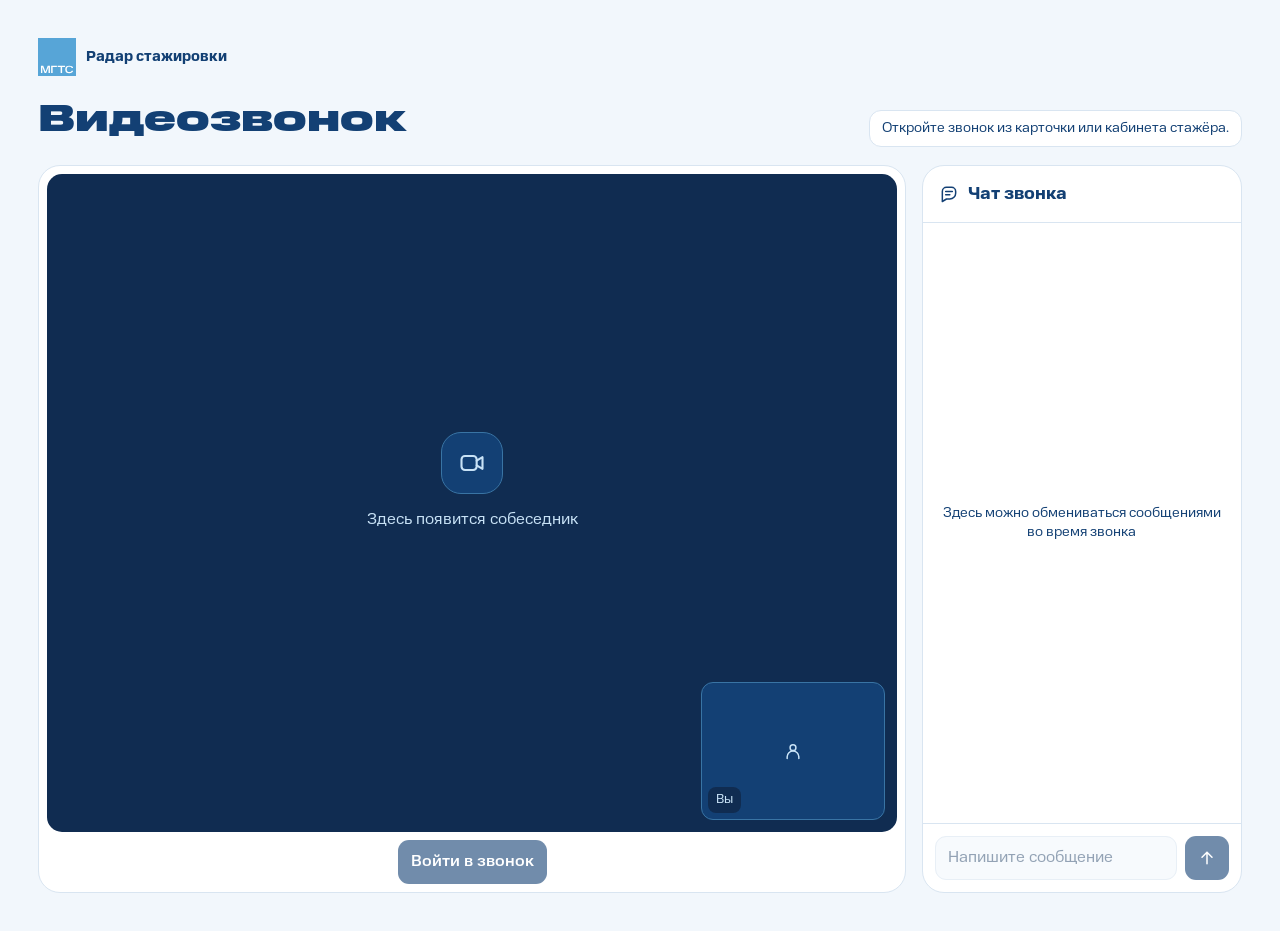
<file: web/call.html>
<!doctype html>
<html lang="ru">
<head>
  <meta charset="utf-8">
  <meta name="viewport" content="width=device-width, initial-scale=1">
  <link rel="icon" href="brand/logos/logo1.png">
  <title>Видеозвонок | Радар стажировки</title>
  <link rel="stylesheet" href="brand/brand.css">
  <link rel="stylesheet" href="call/call.css">
  <script type="module" src="call/call.js"></script>
</head>
<body>
  <main>
    <header>
      <div class="heading">
        <div class="brand"><img src="brand/logos/logo1.svg" alt="МГТС" width="38" height="38"><strong>Радар стажировки</strong></div>
        <h1>Видеозвонок</h1>
      </div>
      <p id="status" role="status">Подготовка комнаты</p>
    </header>
    <p id="media-status" role="status" hidden></p>
    <div class="layout">
      <section class="video-panel" aria-label="Участники видеозвонка">
        <div class="stage">
          <div id="waiting">
            <span class="stage-icon"><svg aria-hidden="true" viewBox="0 0 24 24" fill="none" stroke="currentColor" stroke-width="1.8" stroke-linecap="round" stroke-linejoin="round"><rect x="3" y="6" width="13" height="12" rx="3"/><path d="m16 10 5-3v10l-5-3"/></svg></span>
            <p>Здесь появится собеседник</p>
          </div>
          <div id="peers"></div>
          <figure class="self">
            <svg aria-hidden="true" viewBox="0 0 24 24" fill="none" stroke="currentColor" stroke-width="1.8" stroke-linecap="round" stroke-linejoin="round"><circle cx="12" cy="8" r="3.5"/><path d="M5 21v-2a7 7 0 0 1 14 0v2"/></svg>
            <video id="preview" autoplay playsinline muted hidden></video>
            <figcaption>Вы</figcaption>
          </figure>
        </div>
        <div class="controls">
          <button type="button" id="join">Войти в звонок</button>
          <button type="button" id="mic" aria-pressed="false" hidden><svg aria-hidden="true" viewBox="0 0 24 24" fill="none" stroke="currentColor" stroke-width="1.8" stroke-linecap="round" stroke-linejoin="round"><rect x="9" y="3" width="6" height="12" rx="3"/><path d="M5 11v1a7 7 0 0 0 14 0v-1M12 19v3"/><path class="device-off" d="m3 3 18 18"/></svg><span>Микрофон</span></button>
          <button type="button" id="cam" aria-pressed="false" hidden><svg aria-hidden="true" viewBox="0 0 24 24" fill="none" stroke="currentColor" stroke-width="1.8" stroke-linecap="round" stroke-linejoin="round"><rect x="3" y="6" width="13" height="12" rx="3"/><path d="m16 10 5-3v10l-5-3"/><path class="device-off" d="m3 3 18 18"/></svg><span>Камера</span></button>
          <button type="button" id="leave" hidden>Завершить</button>
        </div>
      </section>
      <section class="chat" aria-labelledby="chat-title">
        <div class="chat-header"><svg aria-hidden="true" viewBox="0 0 24 24" fill="none" stroke="currentColor" stroke-width="1.8" stroke-linecap="round" stroke-linejoin="round"><path d="M20 11a7 7 0 0 1-7 7H9l-5 3V9a5 5 0 0 1 5-5h6a5 5 0 0 1 5 5zM8 9h8m-8 4h5"/></svg><h2 id="chat-title">Чат звонка</h2></div>
        <p class="chat-empty">Здесь можно обмениваться сообщениями во время звонка</p>
        <ol id="messages" role="log" aria-label="Сообщения"></ol>
        <p id="chat-status" role="status" hidden></p>
        <form id="chat">
          <label for="message">Сообщение</label>
          <input id="message" placeholder="Напишите сообщение" maxlength="500" required disabled autocomplete="off">
          <button type="submit" id="send" disabled aria-label="Отправить"><svg aria-hidden="true" viewBox="0 0 24 24" fill="none" stroke="currentColor" stroke-width="1.8" stroke-linecap="round" stroke-linejoin="round"><path d="M12 19V5m-6 6 6-6 6 6"/></svg></button>
        </form>
      </section>
    </div>
  </main>
</body>
</html>
</file>
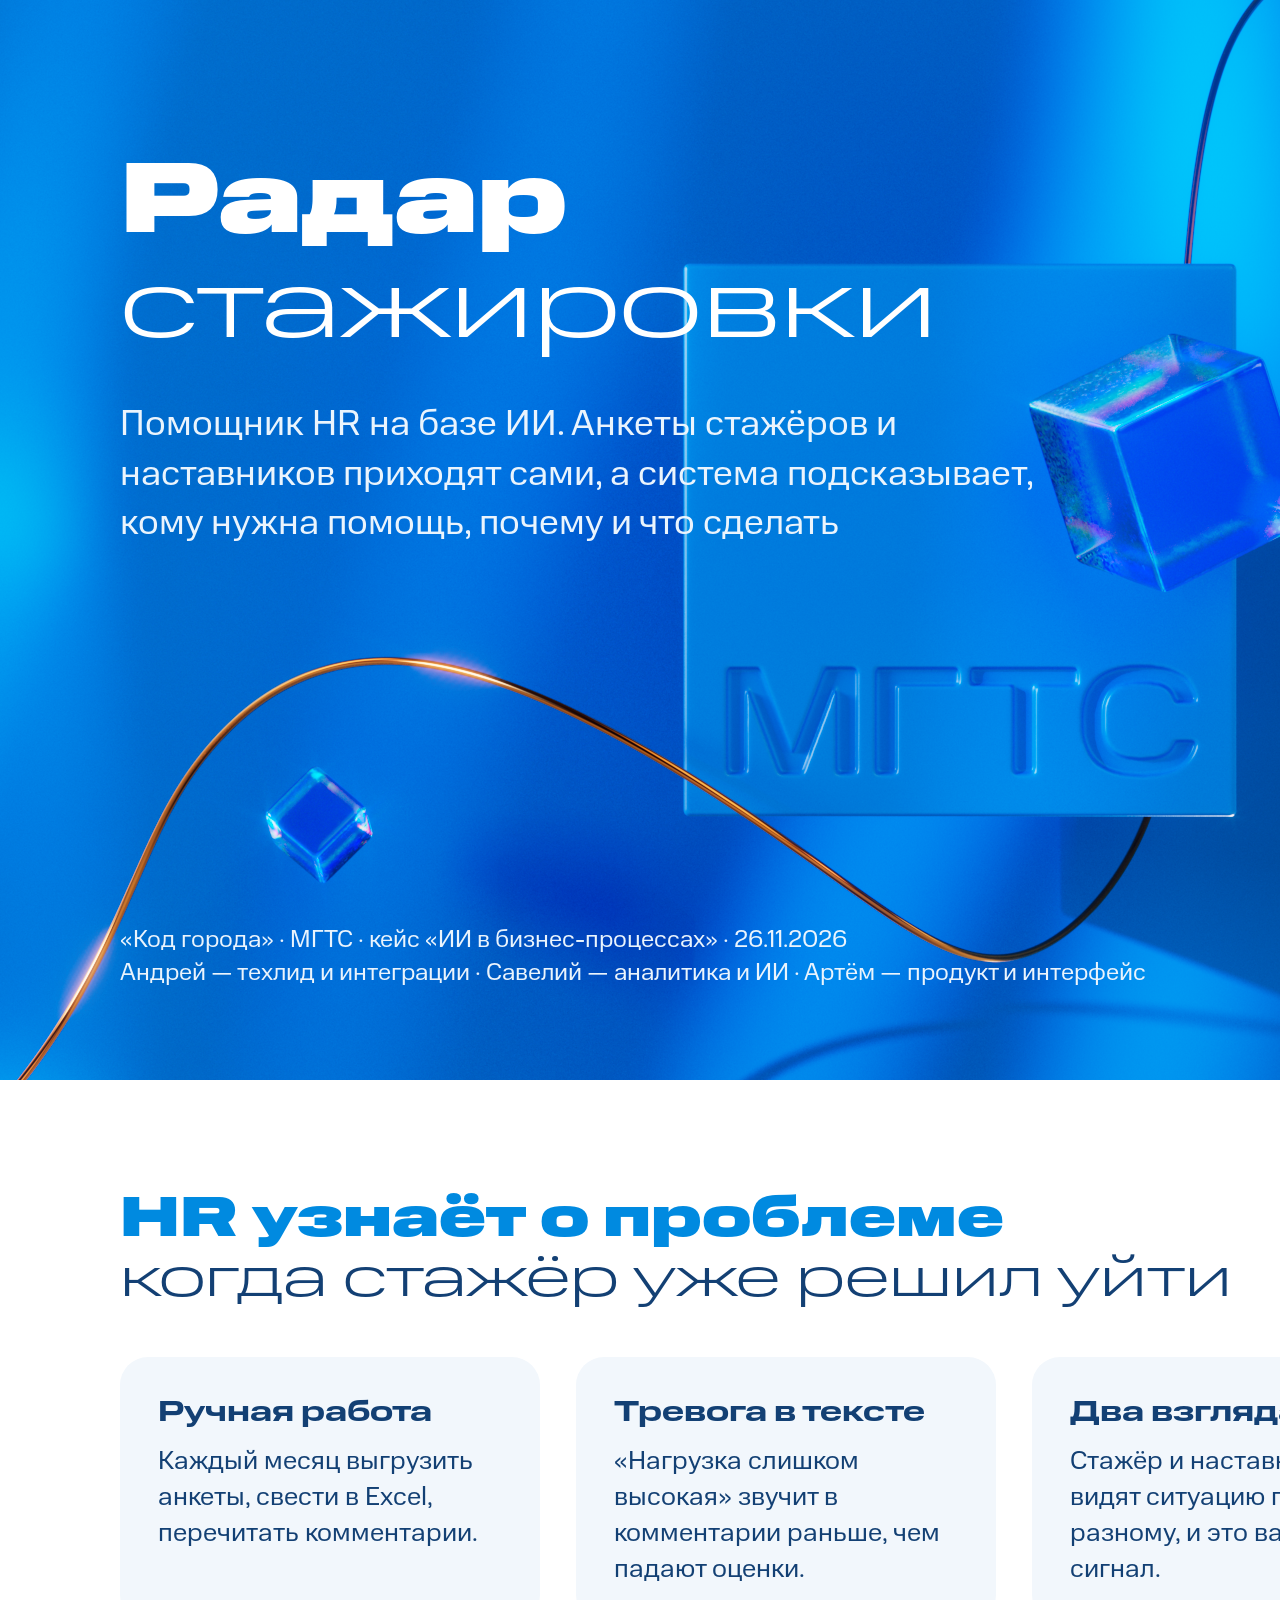
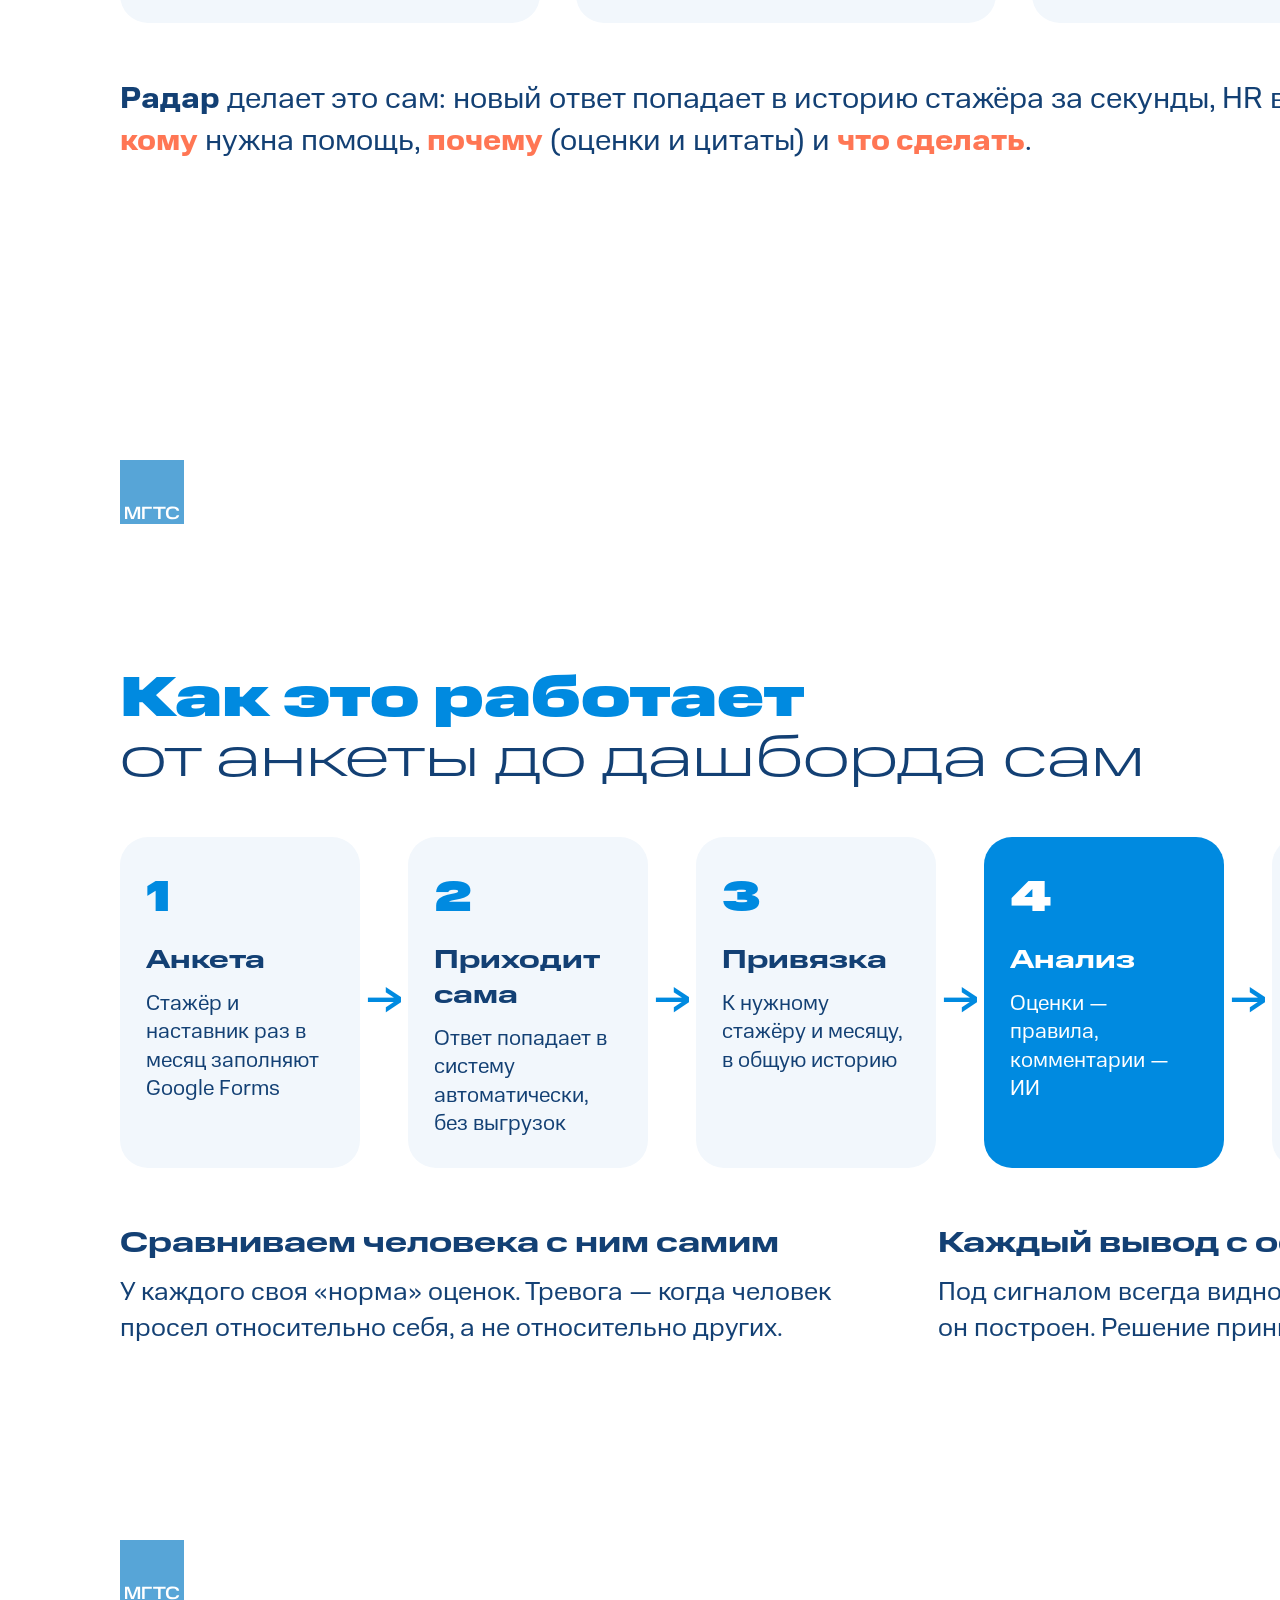
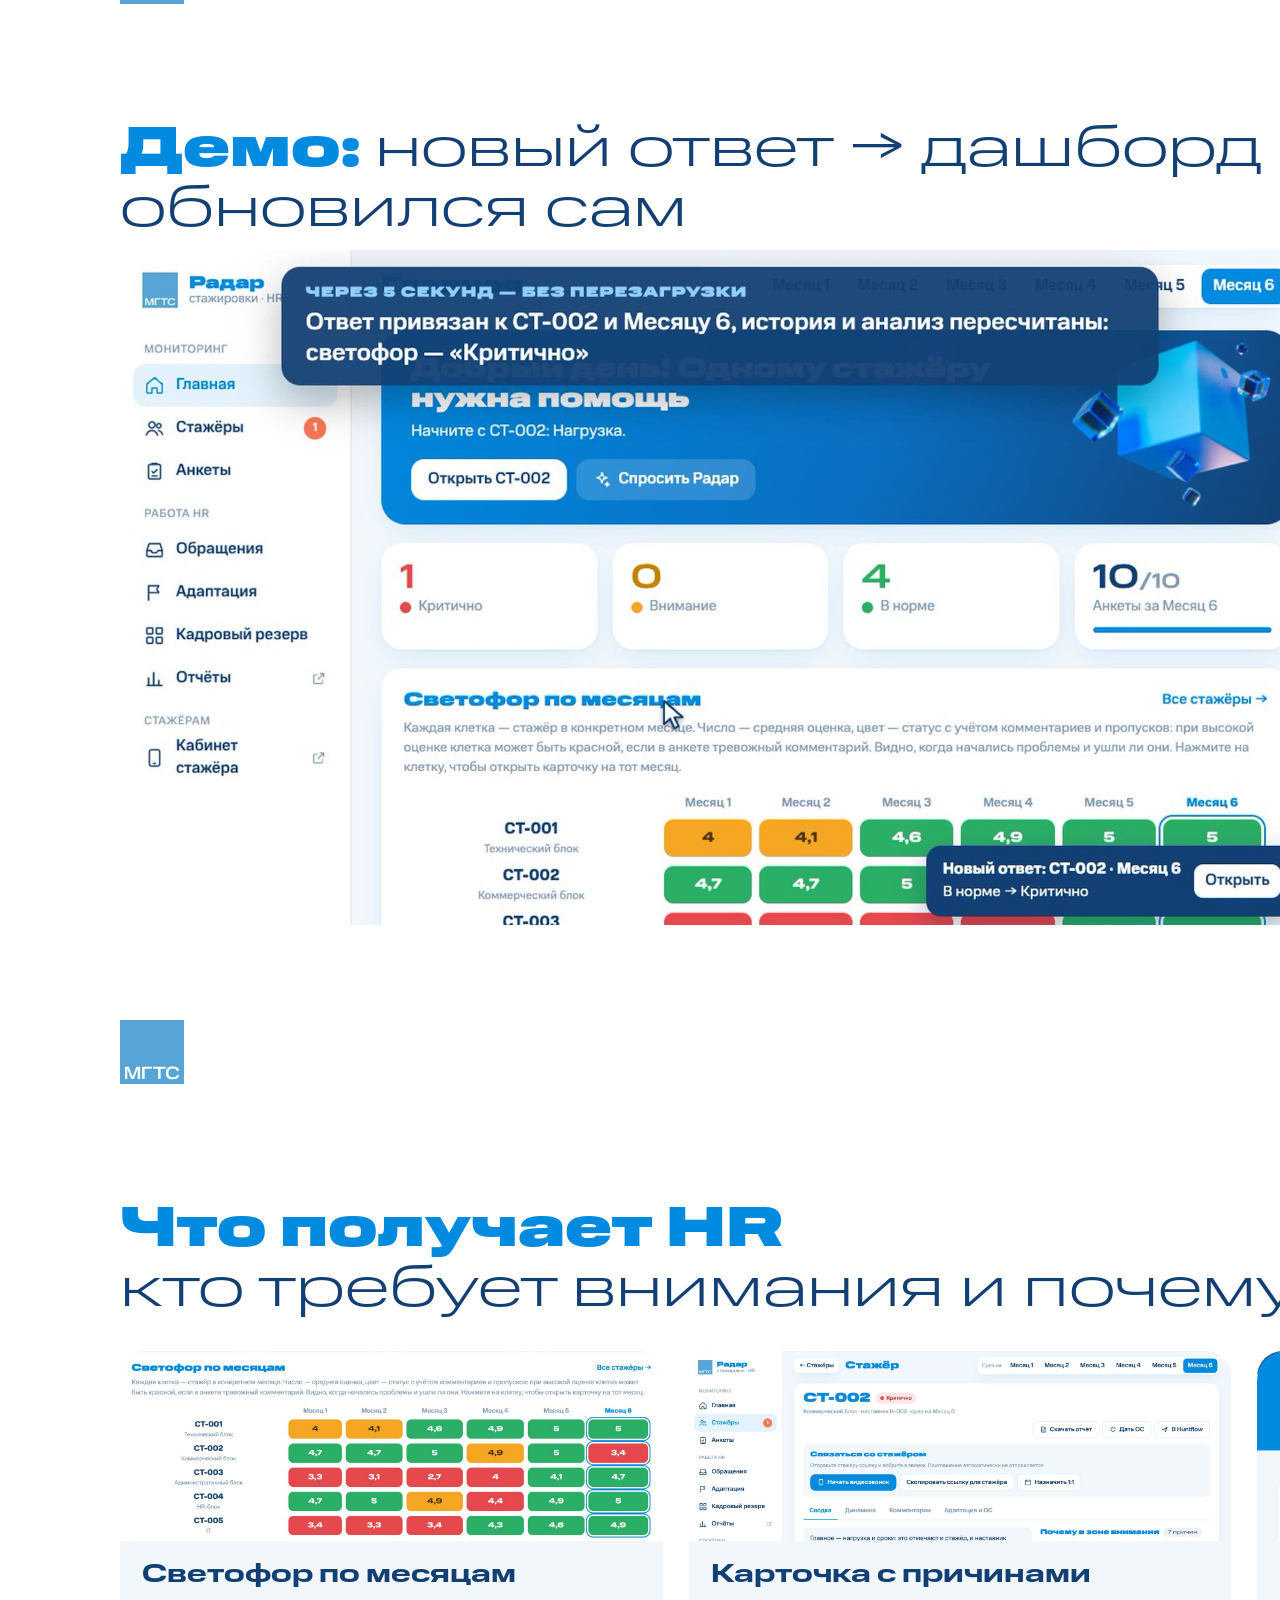
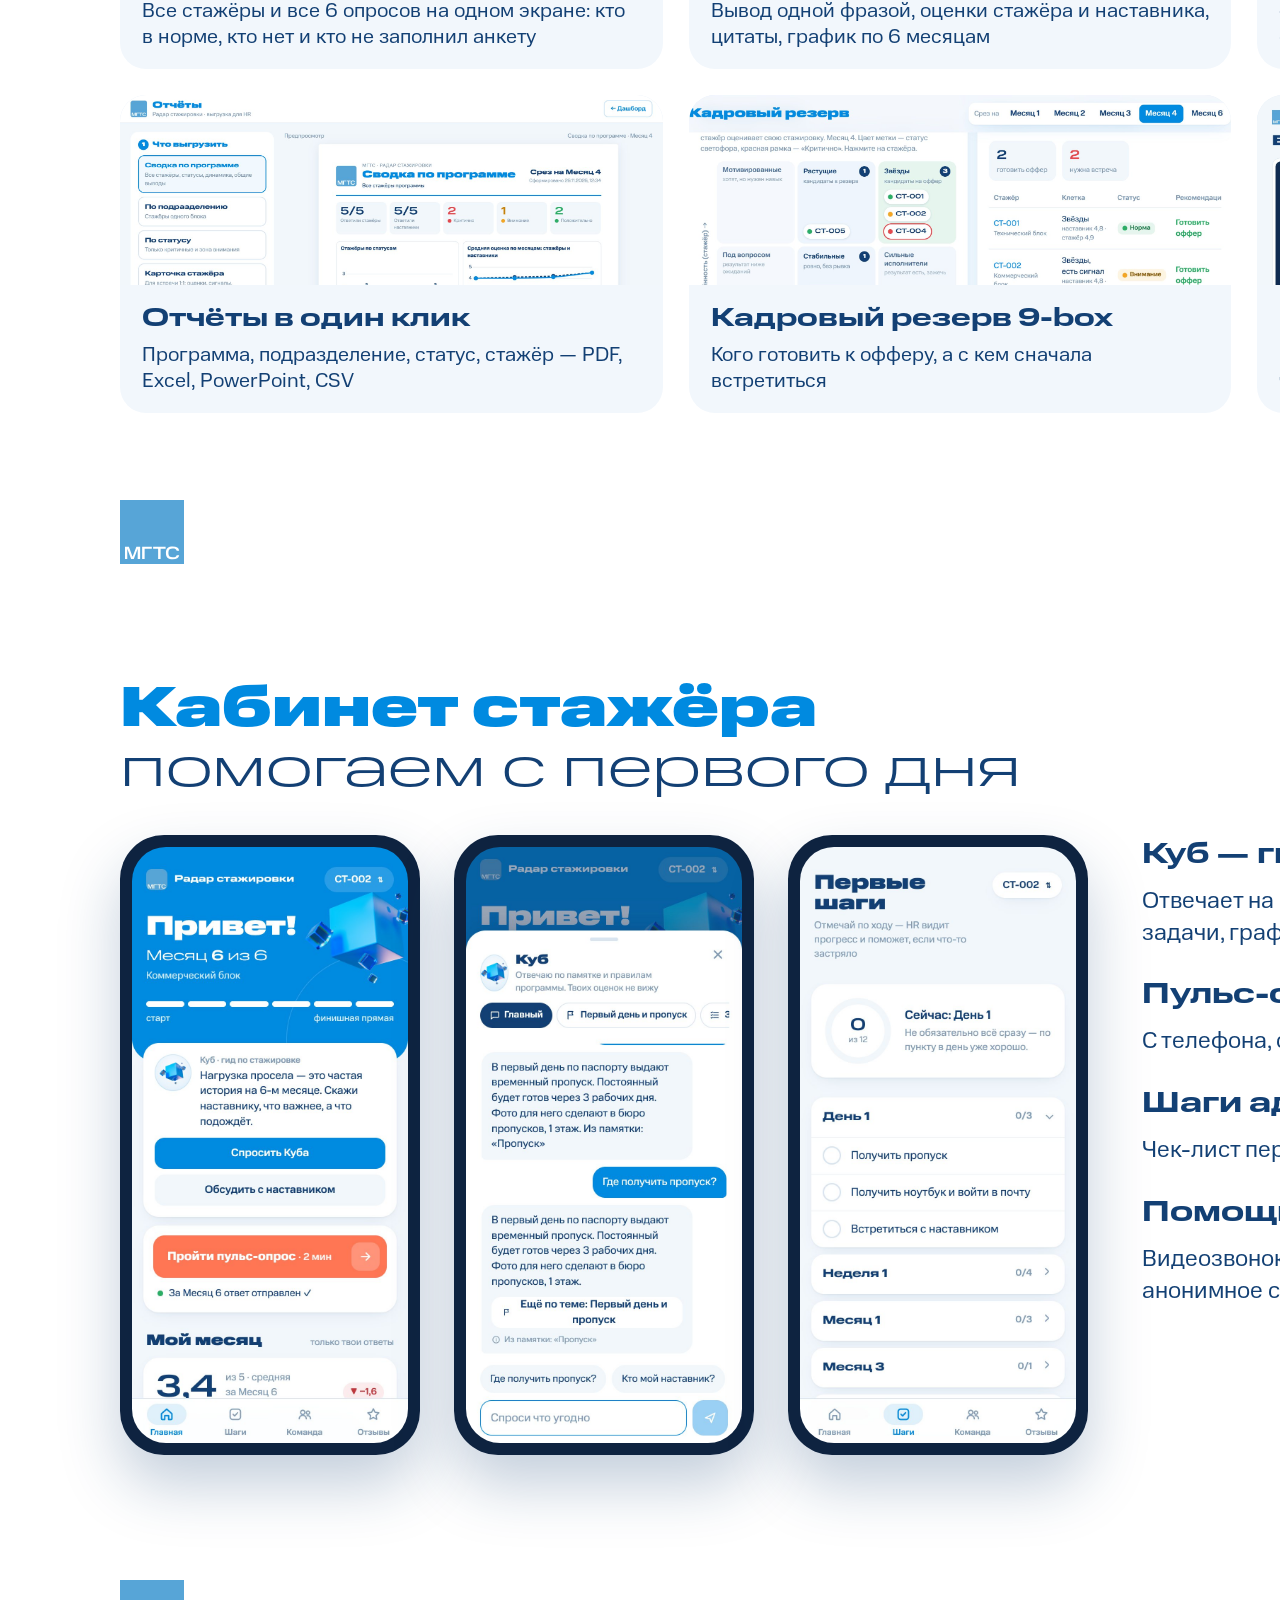
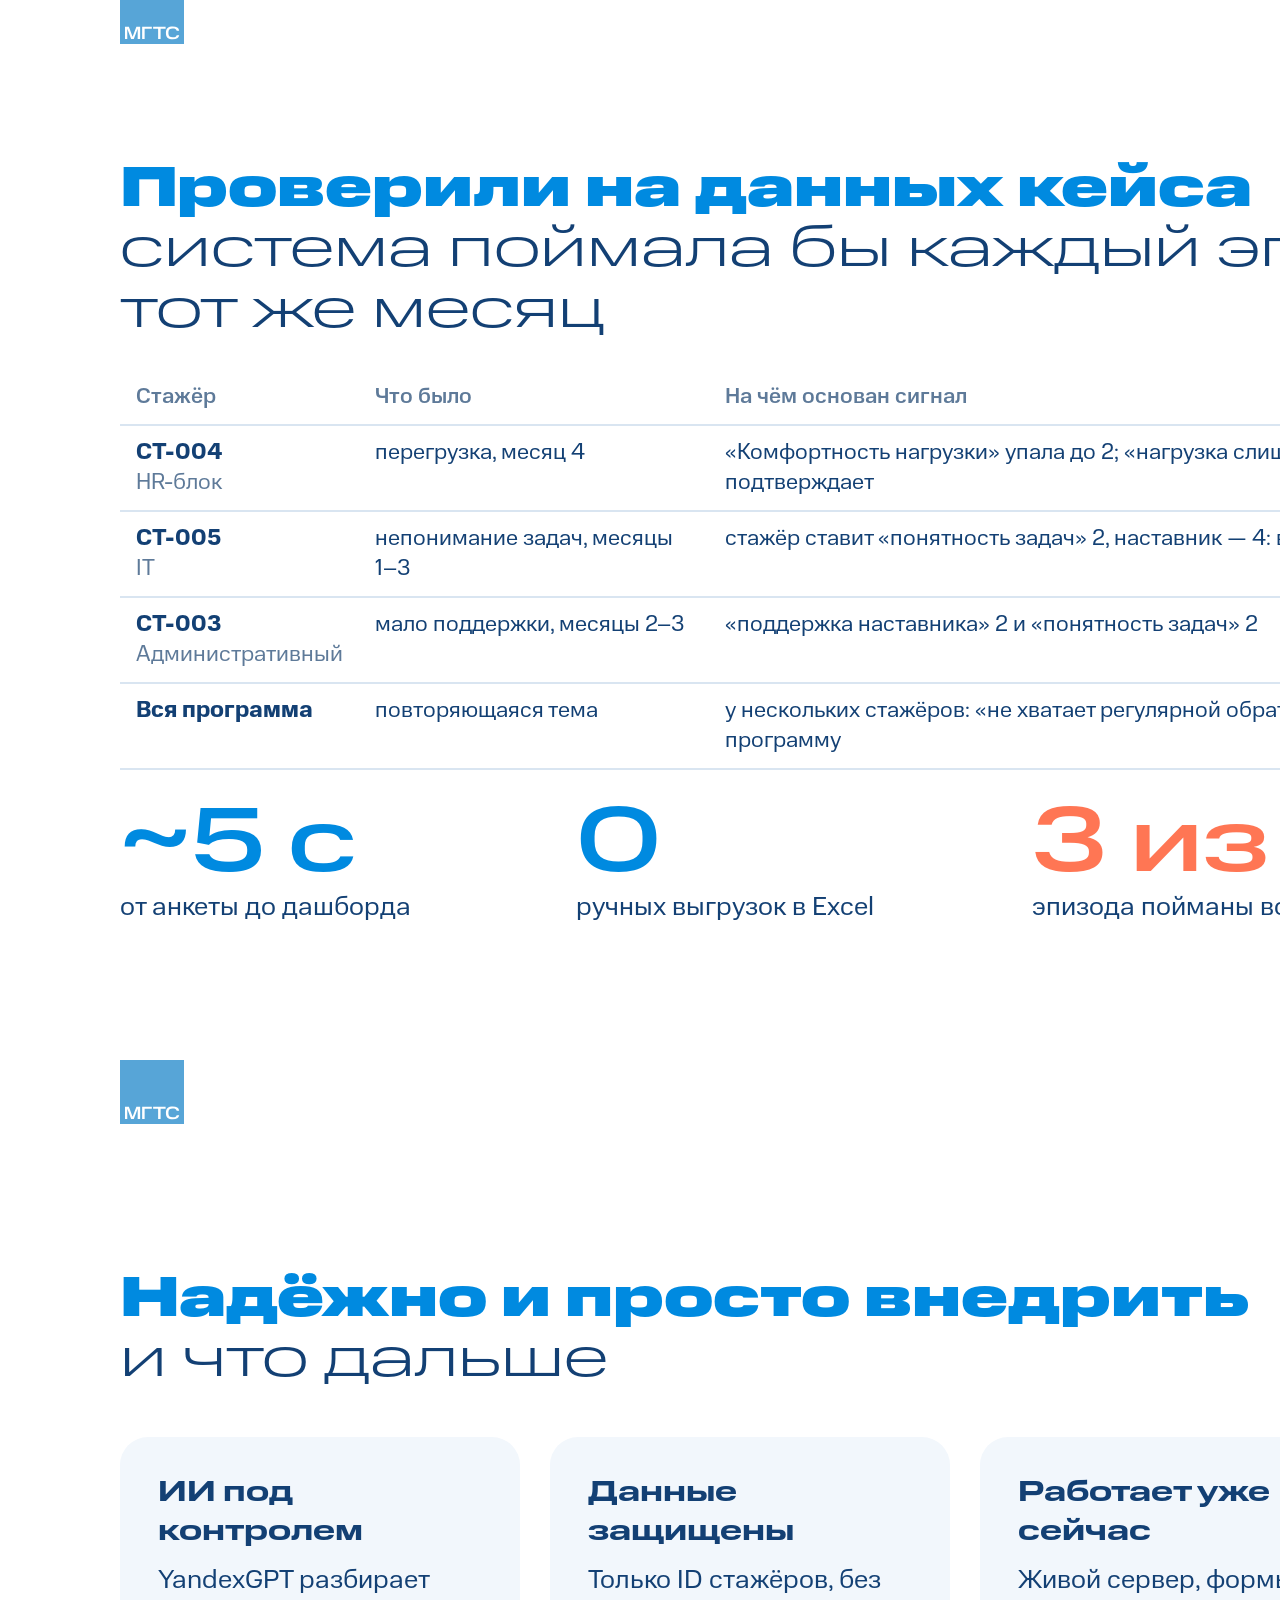
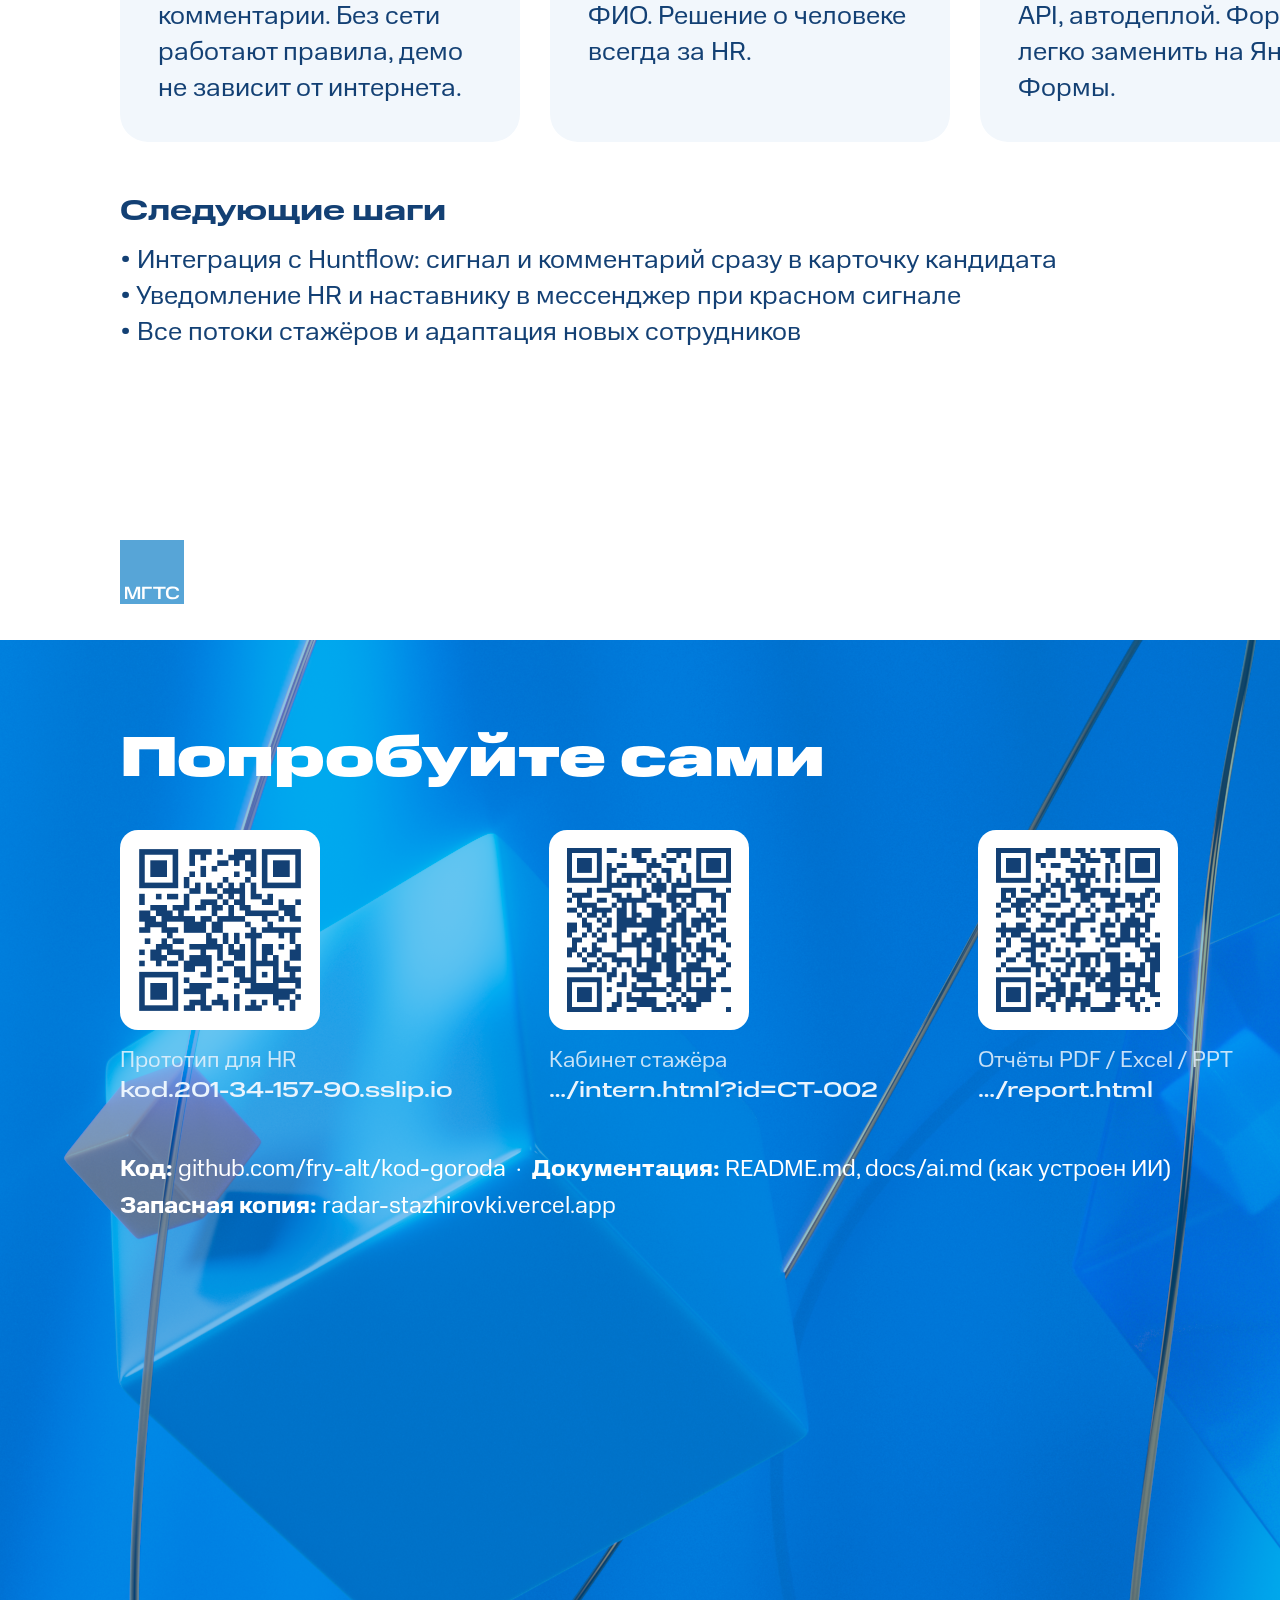
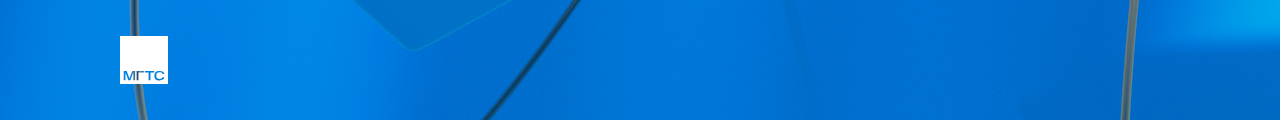
<file: docs/presentation/deck.html>
<!doctype html>
<html lang="ru"><head><meta charset="utf-8"><title>Радар стажировки — защита</title>
<style>
@font-face{font-family:MTSText;src:url('../../web/brand/fonts/MTSText-Regular.otf');font-weight:400}
@font-face{font-family:MTSText;src:url('../../web/brand/fonts/MTSText-Medium.otf');font-weight:500}
@font-face{font-family:MTSText;src:url('../../web/brand/fonts/MTSText-Bold.otf');font-weight:700}
@font-face{font-family:MTSExtended;src:url('../../web/brand/fonts/MTSExtended-Medium.otf');font-weight:500}
@font-face{font-family:MTSExtended;src:url('../../web/brand/fonts/MTSExtended-Bold.otf');font-weight:700}
@font-face{font-family:MTSExtended;src:url('../../web/brand/fonts/MTSExtended-Black.otf');font-weight:900}
@font-face{font-family:MTSUltra;src:url('../../web/brand/fonts/MTSUltraExtended-Light.otf');font-weight:300}
:root{--w:#fff;--b:#008AE0;--n:#134074;--n2:#102C51;--o:#FF7654;--soft:#F2F7FC;--line:#D9E5F1;--mut:#5E7A99;
      --g:#2BAE66;--y:#F5A623;--r:#E5484D}
@page{size:1920px 1080px;margin:0}
*{box-sizing:border-box;margin:0;padding:0}
html,body{background:#888}
body{font-family:MTSText,sans-serif;color:var(--n);-webkit-print-color-adjust:exact;print-color-adjust:exact}
.s{width:1920px;height:1080px;position:relative;overflow:hidden;background:#fff;page-break-after:always;padding:110px 120px 90px}
.s.only{display:none}
.bg{position:absolute;inset:0;width:100%;height:100%;object-fit:cover;z-index:0}
.s>h1,.s>h2,.s>p,.s>div:not(.pg),.s>table{position:relative;z-index:1}
.obj{position:absolute;z-index:0;pointer-events:none}
h1{font-family:MTSExtended;font-weight:900;font-size:76px;line-height:1.05;color:var(--b);letter-spacing:-.5px}
h1 .l{font-family:MTSUltra;font-weight:300;display:block;color:var(--n)}
h2{font-family:MTSExtended;font-weight:900;font-size:56px;line-height:1.08;color:var(--b);margin-bottom:46px;max-width:1500px}
h2 .l{font-family:MTSUltra;font-weight:300;color:var(--n)}
h3{font-family:MTSExtended;font-weight:700;font-size:28px;color:var(--n);margin-bottom:12px}
p,li{font-size:26px;line-height:1.38}
.mut{color:var(--mut)}
.or{color:var(--o)}
.num{font-family:MTSExtended;font-weight:500;font-size:92px;line-height:1;color:var(--b)}
.pg{position:absolute;right:120px;bottom:48px;font-size:20px;color:var(--mut);z-index:2}
.logo{position:absolute;left:120px;bottom:36px;height:64px;z-index:2}
.grid{display:grid;gap:36px}
.card{background:var(--soft);border-radius:28px;padding:36px 38px}
.pill{display:inline-block;border-radius:40px;padding:6px 20px;font-size:21px;font-weight:500}
.dot{display:inline-block;width:22px;height:22px;border-radius:50%;vertical-align:-2px;margin-right:12px}
/* cover / end */
.dark{color:#fff}.dark h1{color:#fff}.dark h1 .l{color:#fff}.dark p{color:#EAF4FD}
/* flow */
.flow{display:flex;align-items:stretch;gap:0;margin-top:10px}
.step{flex:1;background:var(--soft);border-radius:28px;padding:30px 26px;position:relative}
.step b{display:block;font-family:MTSExtended;font-weight:900;font-size:44px;color:var(--b);margin-bottom:14px}
.step h3{font-size:25px}.step p{font-size:21px;line-height:1.35}
.arr{width:48px;display:flex;align-items:center;justify-content:center;color:var(--b);font-size:40px;font-weight:700}
.step.hot{background:var(--b);color:#fff}.step.hot b,.step.hot h3,.step.hot p{color:#fff}
table{border-collapse:collapse;width:100%;font-size:24px}
td,th{padding:12px 16px;border-bottom:2px solid var(--line);text-align:left;vertical-align:top}
th{font-weight:500;color:var(--mut);font-size:21px}
td:last-child,th:last-child{white-space:nowrap}
.video{width:1280px;height:720px;border-radius:24px;background:var(--n2);overflow:hidden;display:flex;align-items:center;justify-content:center;color:#fff;font-size:30px}
.video video,.video img{width:100%;height:100%;object-fit:cover}
.link{font-family:MTSExtended;font-weight:500;font-size:30px;color:var(--b);word-break:break-all}
.todo{outline:4px dashed var(--o);outline-offset:6px}
.fc{background:var(--soft);border-radius:26px;overflow:hidden;display:flex;flex-direction:column}
.fc .im{height:190px;background:#E9F1FA;overflow:hidden}
.fc .im img{width:100%;height:100%;object-fit:cover;object-position:top left;display:block}
.fc .tx{padding:16px 22px 18px}
.fc h3{font-size:25px;margin-bottom:6px}.fc p{font-size:20px;line-height:1.32}
.ph{width:300px;height:620px;border-radius:44px;background:#0E2340;padding:12px;box-shadow:0 30px 60px rgba(19,64,116,.25)}
.ph img{width:100%;height:100%;object-fit:cover;object-position:top;border-radius:34px;display:block}
.qr{width:200px;height:200px;border-radius:18px;background:#fff;padding:8px}
.qr img{width:100%;height:100%}
.lk{display:flex;gap:26px;align-items:center}
.lk .t{font-size:22px;opacity:.85}.lk .u{font-family:MTSExtended;font-weight:500;font-size:25px;word-break:break-all}
.tag{display:inline-block;background:var(--o);color:#fff;border-radius:30px;padding:4px 16px;font-size:18px;font-weight:700;vertical-align:middle;margin-left:10px}
</style></head><body>

<!-- 1. Обложка -->
<section class="s dark" style="padding:150px 120px">
  <img class="bg" src="img/cover.png" alt="">
  <h1 style="font-size:100px;max-width:1100px">Радар<span class="l">стажировки</span></h1>
  <p style="font-size:36px;max-width:950px;margin-top:40px">Помощник HR на базе ИИ. Анкеты стажёров и наставников приходят сами,
    а система подсказывает, кому нужна помощь, почему и что сделать</p>
  <p style="position:absolute;left:120px;bottom:90px;font-size:24px">«Код города» · МГТС · кейс «ИИ в бизнес-процессах» · 26.11.2026<br>
    Андрей — техлид и интеграции · Савелий — аналитика и ИИ · Артём — продукт и интерфейс</p>
</section>

<!-- 2. Проблема → решение -->
<section class="s">
  <img class="obj" src="img/cube.png" style="right:-300px;top:330px;width:1000px;opacity:.95" alt="">
  <h2>HR узнаёт о проблеме<br><span class="l">когда стажёр уже решил уйти</span></h2>
  <div class="grid" style="grid-template-columns:repeat(3,420px)">
    <div class="card"><h3>Ручная работа</h3><p>Каждый месяц выгрузить анкеты, свести в Excel, перечитать комментарии.</p></div>
    <div class="card"><h3>Тревога в тексте</h3><p>«Нагрузка слишком высокая» звучит в комментарии раньше, чем падают оценки.</p></div>
    <div class="card"><h3>Два взгляда</h3><p>Стажёр и наставник часто видят ситуацию по-разному, и это важный сигнал.</p></div>
  </div>
  <p style="margin-top:56px;max-width:1250px;font-size:30px"><b>Радар</b> делает это сам: новый ответ попадает в историю стажёра за секунды,
    HR видит <span class="or"><b>кому</b></span> нужна помощь, <span class="or"><b>почему</b></span> (оценки и цитаты) и <span class="or"><b>что сделать</b></span>.</p>
  <img class="logo" src="../../web/brand/logos/logo1.svg" alt="МГТС"><div class="pg">2</div>
</section>

<!-- 3. Как это работает -->
<section class="s">
  <h2>Как это работает<br><span class="l">от анкеты до дашборда сам</span></h2>
  <div class="flow">
    <div class="step"><b>1</b><h3>Анкета</h3><p>Стажёр и наставник раз в месяц заполняют Google Forms</p></div><div class="arr">→</div>
    <div class="step"><b>2</b><h3>Приходит сама</h3><p>Ответ попадает в систему автоматически, без выгрузок</p></div><div class="arr">→</div>
    <div class="step"><b>3</b><h3>Привязка</h3><p>К нужному стажёру и месяцу, в общую историю</p></div><div class="arr">→</div>
    <div class="step hot"><b>4</b><h3>Анализ</h3><p>Оценки — правила, комментарии — ИИ</p></div><div class="arr">→</div>
    <div class="step"><b>5</b><h3>Сигнал</h3><p>Светофор, причины, что делать HR</p></div><div class="arr">→</div>
    <div class="step"><b>6</b><h3>Дашборд</h3><p>Обновляется сам за ~5 секунд</p></div>
  </div>
  <div class="grid" style="grid-template-columns:1fr 1fr;margin-top:56px;max-width:1600px">
    <div><h3>Сравниваем человека с ним самим</h3><p>У каждого своя «норма» оценок. Тревога — когда человек просел относительно себя, а не относительно других.</p></div>
    <div><h3>Каждый вывод с основаниями</h3><p>Под сигналом всегда видно, на каких оценках и каких цитатах он построен. Решение принимает HR.</p></div>
  </div>
  <img class="logo" src="../../web/brand/logos/logo1.svg" alt="МГТС"><div class="pg">3</div>
</section>

<!-- 4. Демо -->
<section class="s" style="padding-top:80px">
  <h2 style="margin-bottom:30px">Демо: <span class="l">новый ответ → дашборд обновился сам</span></h2>
  <div class="video" id="demo" style="position:absolute;left:120px;top:210px;width:1200px;height:675px"><img src="shots/demo_poster.jpg" alt="Кадр из скринкаста" onerror="this.replaceWith('скринкаст: demo.mp4')"></div>
  <div style="position:absolute;left:1380px;top:210px;width:420px">
    <p style="font-size:24px;margin-bottom:16px"><b>1.</b> Месяц 6, все стажёры в норме</p>
    <p style="font-size:24px;margin-bottom:16px"><b>2.</b> СТ-002 заново проходит опрос: нагрузка 2 из 5, тревожный комментарий</p>
    <p style="font-size:24px;margin-bottom:16px"><b>3.</b> Через ~5 с он <span class="or"><b>красный</b></span>, без перезагрузки</p>
    <p style="font-size:24px;margin-bottom:26px"><b>4.</b> Карточка: причина, оценки, цитаты, действие</p>
    <div class="lk"><div class="qr" style="width:150px;height:150px;box-shadow:0 0 0 2px var(--line)"><img src="qr/video.png" alt="QR видео"></div><p class="mut" style="font-size:19px">Видео по ссылке:<br>kod.201-34-157-90.sslip.io<br>/media/demo.mp4</p></div>
  </div>
  <img class="logo" src="../../web/brand/logos/logo1.svg" alt="МГТС"><div class="pg">4</div>
</section>

<!-- 5. Фичи для HR -->
<section class="s" style="padding-top:80px">
  <h2 style="margin-bottom:30px">Что получает HR<br><span class="l">кто требует внимания и почему</span></h2>
  <div class="grid" style="grid-template-columns:repeat(3,1fr);gap:26px">
    <div class="fc"><div class="im"><img src="shots/hr_heat.jpg" alt=""></div><div class="tx"><h3>Светофор по месяцам</h3><p>Все стажёры и все 6 опросов на одном экране: кто в норме, кто нет и кто не заполнил анкету</p></div></div>
    <div class="fc"><div class="im"><img src="shots/hr_card.jpg" alt=""></div><div class="tx"><h3>Карточка с причинами</h3><p>Вывод одной фразой, оценки стажёра и наставника, цитаты, график по 6 месяцам</p></div></div>
    <div class="fc"><div class="im"><img src="shots/hr_chat.jpg" alt="" style="object-position:center top"></div><div class="tx"><h3>Чат «Спросить Радар»<span class="tag">ИИ</span></h3><p>«Кто требует внимания?» — ответ по данным с основаниями</p></div></div>
    <div class="fc"><div class="im"><img src="shots/hr_report.jpg" alt=""></div><div class="tx"><h3>Отчёты в один клик</h3><p>Программа, подразделение, статус, стажёр — PDF, Excel, PowerPoint, CSV</p></div></div>
    <div class="fc"><div class="im"><img src="shots/hr_talent.jpg" alt=""></div><div class="tx"><h3>Кадровый резерв 9-box</h3><p>Кого готовить к офферу, а с кем сначала встретиться</p></div></div>
    <div class="fc"><div class="im"><img src="shots/hr_call.jpg" alt=""></div><div class="tx"><h3>Видеозвонок прямо на сайте</h3><p>HR и стажёр созваниваются в один клик: видео и чат, без Zoom. Плюс встреча 1:1 и Huntflow</p></div></div>
  </div>
  <img class="logo" src="../../web/brand/logos/logo1.svg" alt="МГТС"><div class="pg">5</div>
</section>

<!-- 6. Фичи для стажёра -->
<section class="s" style="padding-top:80px">
  <h2 style="margin-bottom:34px">Кабинет стажёра<br><span class="l">помогаем с первого дня</span></h2>
  <div style="display:flex;gap:34px;align-items:flex-start">
    <div class="ph"><img src="shots/in_home.jpg" alt=""></div>
    <div class="ph"><img src="shots/in_cube.jpg" alt=""></div>
    <div class="ph"><img src="shots/in_steps.jpg" alt=""></div>
    <div style="flex:1;padding-left:20px">
      <div style="margin-bottom:26px"><h3>Куб — гид по стажировке<span class="tag">ИИ</span></h3><p style="font-size:23px">Отвечает на вопросы по базе знаний программы: пропуск, задачи, график, путь в штат</p></div>
      <div style="margin-bottom:26px"><h3>Пульс-опрос за 2 минуты</h3><p style="font-size:23px">С телефона, ответ сразу уходит HR</p></div>
      <div style="margin-bottom:26px"><h3>Шаги адаптации и «мой месяц»</h3><p style="font-size:23px">Чек-лист первых недель и динамика своих оценок</p></div>
      <div><h3>Помощь без неловкости</h3><p style="font-size:23px">Видеозвонок HR из кабинета, вопрос наставнику, анонимное сообщение</p></div>
    </div>
  </div>
  <img class="logo" src="../../web/brand/logos/logo1.svg" alt="МГТС"><div class="pg">6</div>
</section>

<!-- 7. Проверили на истории -->
<section class="s" style="padding-top:80px">
  <h2 style="margin-bottom:30px">Проверили на данных кейса<br><span class="l">система поймала бы каждый эпизод в тот же месяц</span></h2>
  <table style="width:1680px;font-size:22px">
    <tr><th>Стажёр</th><th>Что было</th><th>На чём основан сигнал</th><th>Сигнал</th></tr>
    <tr><td><b>СТ-004</b><br><span class="mut">HR-блок</span></td><td>перегрузка, месяц 4</td><td>«Комфортность нагрузки» упала до 2; «нагрузка слишком высокая»; наставник подтверждает</td><td><span class="dot" style="background:var(--r)"></span>месяц 4</td></tr>
    <tr><td><b>СТ-005</b><br><span class="mut">IT</span></td><td>непонимание задач, месяцы 1–3</td><td>стажёр ставит «понятность задач» 2, наставник — 4: видят по-разному</td><td><span class="dot" style="background:var(--r)"></span>месяц 2</td></tr>
    <tr><td><b>СТ-003</b><br><span class="mut">Административный</span></td><td>мало поддержки, месяцы 2–3</td><td>«поддержка наставника» 2 и «понятность задач» 2</td><td><span class="dot" style="background:var(--y)"></span>месяц 2</td></tr>
    <tr><td><b>Вся программа</b></td><td>повторяющаяся тема</td><td>у нескольких стажёров: «не хватает регулярной обратной связи» — вывод для HR про программу</td><td><span class="dot" style="background:var(--y)"></span>—</td></tr>
  </table>
  <div class="grid" style="grid-template-columns:repeat(3,420px);margin-top:28px">
    <div><div class="num">~5 с</div><p>от анкеты до дашборда</p></div>
    <div><div class="num">0</div><p>ручных выгрузок в Excel</p></div>
    <div><div class="num" style="color:var(--o)">3 из 3</div><p>эпизода пойманы вовремя</p></div>
  </div>
  <img class="logo" src="../../web/brand/logos/logo1.svg" alt="МГТС"><div class="pg">7</div>
</section>

<!-- 8. ИИ, надёжность, дальше -->
<section class="s">
  <img class="obj" src="img/cube2.png" style="right:-140px;top:200px;width:700px;opacity:.95" alt="">
  <h2>Надёжно и просто внедрить<br><span class="l">и что дальше</span></h2>
  <div class="grid" style="grid-template-columns:repeat(3,400px);gap:30px">
    <div class="card"><h3>ИИ под контролем</h3><p>YandexGPT разбирает комментарии. Без сети работают правила, демо не зависит от интернета.</p></div>
    <div class="card"><h3>Данные защищены</h3><p>Только ID стажёров, без ФИО. Решение о человеке всегда за HR.</p></div>
    <div class="card"><h3>Работает уже сейчас</h3><p>Живой сервер, формы, API, автодеплой. Формы легко заменить на Яндекс Формы.</p></div>
  </div>
  <div style="max-width:1150px;margin-top:50px">
    <h3>Следующие шаги</h3>
    <p>• Интеграция с Huntflow: сигнал и комментарий сразу в карточку кандидата<br>
       • Уведомление HR и наставнику в мессенджер при красном сигнале<br>
       • Все потоки стажёров и адаптация новых сотрудников</p>
  </div>
  <img class="logo" src="../../web/brand/logos/logo1.svg" alt="МГТС"><div class="pg">8</div>
</section>

<!-- 9. Ссылки -->
<section class="s dark" style="background:var(--b);padding-top:90px">
  <img class="bg" src="img/blue2.png" alt="" style="opacity:.55">
  <h2 style="color:#fff;margin-bottom:40px">Попробуйте сами</h2>
  <div class="grid" style="grid-template-columns:repeat(4,1fr);gap:36px;max-width:1680px">
    <div><div class="qr"><img src="qr/proto.png" alt=""></div><p class="t" style="margin-top:16px;font-size:22px;opacity:.85">Прототип для HR</p><p class="u" style="font-family:MTSExtended;font-size:21px">kod.201-34-157-90.sslip.io</p></div>
    <div><div class="qr"><img src="qr/intern.png" alt=""></div><p style="margin-top:16px;font-size:22px;opacity:.85">Кабинет стажёра</p><p style="font-family:MTSExtended;font-size:21px">…/intern.html?id=СТ-002</p></div>
    <div><div class="qr"><img src="qr/report.png" alt=""></div><p style="margin-top:16px;font-size:22px;opacity:.85">Отчёты PDF / Excel / PPT</p><p style="font-family:MTSExtended;font-size:21px">…/report.html</p></div>
    <div><div class="qr"><img src="qr/video.png" alt=""></div><p style="margin-top:16px;font-size:22px;opacity:.85">Видео-демо</p><p style="font-family:MTSExtended;font-size:21px">…/media/demo.mp4</p></div>
  </div>
  <div style="margin-top:46px;font-size:23px;line-height:1.6;max-width:1700px">
    <b>Код:</b> github.com/fry-alt/kod-goroda &nbsp;·&nbsp; <b>Документация:</b> README.md, docs/ai.md (как устроен ИИ)<br>
    <b>Запасная копия:</b> radar-stazhirovki.vercel.app
  </div>
  <img class="logo" src="../../web/brand/logos/logo3.svg" alt="МГТС" style="height:48px">
</section>

<script>
// ?s=N — показать только слайд N (для рендера PNG); ?final — убрать пунктир «доделать»
const q=new URLSearchParams(location.search), n=+q.get('s');
if(n){document.querySelectorAll('.s').forEach((e,i)=>{if(i+1!==n)e.classList.add('only')});document.body.style.background='#fff'}
if(q.has('rect')){const r=document.getElementById('demo').getBoundingClientRect();document.body.setAttribute('data-rect',JSON.stringify([r.x,r.y,r.width,r.height]))}
if(q.has('final'))document.querySelectorAll('.todo').forEach(e=>e.classList.remove('todo'));
</script>
</body></html>
</file>
<file: web/brand/brand.css>
/* Фирменный стиль МГТС (брендбук внутренних коммуникаций 2026). Подключить: <link rel="stylesheet" href="brand/brand.css"> */
@font-face{font-family:MTSText;src:url('fonts/MTSText-Regular.otf') format('opentype');font-weight:400;font-display:swap}
@font-face{font-family:MTSText;src:url('fonts/MTSText-Medium.otf') format('opentype');font-weight:500;font-display:swap}
@font-face{font-family:MTSText;src:url('fonts/MTSText-Bold.otf') format('opentype');font-weight:700;font-display:swap}
@font-face{font-family:MTSExtended;src:url('fonts/MTSExtended-Medium.otf') format('opentype');font-weight:500;font-display:swap}
@font-face{font-family:MTSExtended;src:url('fonts/MTSExtended-Bold.otf') format('opentype');font-weight:700;font-display:swap}
@font-face{font-family:MTSExtended;src:url('fonts/MTSExtended-Black.otf') format('opentype');font-weight:900;font-display:swap}
@font-face{font-family:MTSUltraExtended;src:url('fonts/MTSUltraExtended-Light.otf') format('opentype');font-weight:300;font-display:swap}
:root{
  --mgts-white:#FFFFFF;   /* базовый фон */
  --mgts-blue:#008AE0;    /* заголовки, основной акцент */
  --mgts-navy:#134074;    /* основной текст на светлом */
  --mgts-navy-2:#102C51;  /* тёмные плашки */
  --mgts-orange:#FF7654;  /* ОДНА выделяемая деталь */
  --mgts-logo:#57A5D7;    /* только цвет знака */
  --mgts-bg-soft:#F2F7FC; --mgts-line:#D9E5F1; --mgts-blue-soft:#C8E2F6; --mgts-muted:#829CB5;
  /* светофор кейса: в палитре бренда нет красного/зелёного — берём спокойные, читаемые на белом */
  --st-green:#2BAE66; --st-yellow:#F5A623; --st-red:#E5484D;
  --font-title:MTSExtended,system-ui,sans-serif;   /* заголовки: Black 900, крупные числа: Medium 500 */
  --font-light:MTSUltraExtended,system-ui,sans-serif; /* лёгкая строка заголовка: Light 300 */
  --font-text:MTSText,system-ui,sans-serif;        /* обычный текст: Regular/Medium */
}
body{font-family:var(--font-text);color:var(--mgts-navy);background:var(--mgts-white)}
h1,h2,h3{font-family:var(--font-title);font-weight:900;color:var(--mgts-blue)}
.num{font-family:var(--font-title);font-weight:500}
</file>
<file: web/call/call.css>
* { box-sizing: border-box; }
[hidden] { display: none !important; }
body { margin: 0; background: var(--mgts-bg-soft); }
main {
  --page-padding: clamp(16px, 3vw, 40px);
  --stage-height: clamp(340px, calc(100dvh - 166px - 2 * var(--page-padding)), 680px);
  max-width: 1440px;
  margin: auto;
  padding: var(--page-padding);
}
h1, h2, p { margin: 0; }
h1, h2 { text-wrap: balance; }
p { text-wrap: pretty; }
header { display: flex; justify-content: space-between; align-items: end; flex-wrap: wrap; gap: 12px; }
.brand { display: flex; gap: 10px; align-items: center; margin-bottom: 18px; font-size: 14px; }
h1 { font-size: clamp(25px, 3vw, 38px); color: var(--mgts-navy); }
#status {
  max-width: 100%;
  padding: 8px 12px;
  border: 1px solid var(--mgts-line);
  border-radius: 12px;
  background: white;
  font-size: 14px;
  overflow-wrap: anywhere;
}
#status[data-connected="true"] {
  background: var(--mgts-blue-soft);
  border-color: transparent;
}
#media-status { margin-top: 12px; font-size: 14px; }
.layout {
  display: grid;
  grid-template-columns: minmax(0, 1fr) clamp(260px, 25vw, 344px);
  gap: 16px;
  margin-top: 18px;
}
.video-panel {
  min-width: 0;
  padding: 8px;
  border: 1px solid var(--mgts-line);
  border-radius: 22px;
  background: white;
}
.stage {
  position: relative;
  display: grid;
  place-items: center;
  height: var(--stage-height);
  background: var(--mgts-navy-2);
  color: white;
  border-radius: 15px;
  overflow: hidden;
}
#waiting {
  display: grid;
  justify-items: center;
  gap: 14px;
  text-align: center;
  padding: 12px 16px 54px;
  color: var(--mgts-blue-soft);
}
.stage-icon {
  display: grid;
  place-items: center;
  width: 62px;
  height: 62px;
  border: 1px solid #3974a4;
  border-radius: 20px;
  background: var(--mgts-navy);
}
svg { width: 20px; height: 20px; flex: none; }
.stage-icon svg { width: 28px; height: 28px; }
#peers { position: absolute; inset: 0; display: flex; pointer-events: none; }
figure { position: relative; margin: 0; }
.peer { min-width: 0; flex: 1; display: grid; place-items: center; background: var(--mgts-navy-2); }
.stage video { display: block; width: 100%; height: 100%; min-height: 0; object-fit: contain; }
figcaption {
  position: absolute;
  left: 6px;
  bottom: 6px;
  max-width: calc(100% - 12px);
  overflow-wrap: anywhere;
  padding: 4px 8px;
  border-radius: 8px;
  background: var(--mgts-navy-2);
  font-size: 13px;
}
.self {
  position: absolute;
  right: 12px;
  bottom: 12px;
  width: clamp(92px, 22%, 184px);
  aspect-ratio: 4 / 3;
  display: grid;
  place-items: center;
  border: 1px solid #3974a4;
  border-radius: 12px;
  background: var(--mgts-navy);
  color: var(--mgts-blue-soft);
  overflow: hidden;
}
.self video { position: absolute; inset: 0; object-fit: cover; transform: scaleX(-1); }
.controls { display: flex; flex-wrap: wrap; justify-content: center; gap: 8px; padding: 8px 0 0; }
button, input { min-height: 44px; border-radius: 11px; padding: 8px 12px; font: inherit; }
button {
  display: inline-flex;
  align-items: center;
  justify-content: center;
  gap: 7px;
  border: 1px solid transparent;
  color: white;
  background: var(--mgts-navy);
  cursor: pointer;
  font-weight: 500;
}
button:hover:not(:disabled) { background: var(--mgts-navy-2); }
button[aria-pressed="true"] { color: var(--mgts-navy); background: var(--mgts-blue-soft); }
button[aria-pressed="false"] { color: var(--mgts-navy); background: white; border-color: var(--mgts-line); }
button[aria-pressed]:hover { border-color: var(--mgts-blue); }
button[aria-pressed="true"] .device-off { display: none; }
button:disabled, input:disabled { opacity: .6; cursor: default; }
:focus-visible { outline: 2px solid var(--mgts-blue); outline-offset: 2px; }
#leave { background: var(--mgts-orange); color: var(--mgts-navy-2); }
#leave:hover { border-color: var(--mgts-navy-2); }
.chat {
  display: flex;
  flex-direction: column;
  min-height: 280px;
  max-height: calc(var(--stage-height) + 70px);
  background: white;
  border: 1px solid var(--mgts-line);
  border-radius: 22px;
}
.chat-header { display: flex; align-items: center; gap: 9px; padding: 16px; border-bottom: 1px solid var(--mgts-line); }
.chat h2 { font: 700 17px var(--font-text); color: var(--mgts-navy); }
.chat-empty { margin: auto; padding: 20px; text-align: center; font-size: 14px; }
.chat:has(#messages li) .chat-empty { display: none; }
#messages { flex: 1; min-height: 0; overflow: auto; list-style: none; padding: 0 12px; margin: 0; }
#messages:empty { flex: 0; }
#messages li {
  width: fit-content;
  max-width: 100%;
  padding: 8px 12px;
  margin: 8px 0;
  border-radius: 12px;
  background: var(--mgts-bg-soft);
  overflow-wrap: anywhere;
  white-space: pre-wrap;
}
#chat-status { padding: 0 12px 8px; font-size: 14px; }
#chat {
  display: grid;
  grid-template-columns: minmax(0, 1fr) 44px;
  gap: 8px;
  padding: 12px;
  border-top: 1px solid var(--mgts-line);
}
#chat label { position: absolute; width: 1px; height: 1px; overflow: hidden; clip-path: inset(50%); }
#message { width: 100%; border: 1px solid var(--mgts-line); background: var(--mgts-bg-soft); color: inherit; }
#message::placeholder { color: #4c6684; }
#send { padding: 0; }
@media (max-width: 760px) {
  .layout { grid-template-columns: 1fr; }
  .stage { height: auto; aspect-ratio: 4 / 3; min-height: 200px; }
  .chat { max-height: 400px; }
  #waiting { padding-bottom: 74px; }
}
@media (max-width: 420px) {
  .controls button { padding-inline: 8px; font-size: 13px; }
  .controls svg { width: 17px; height: 17px; }
}
</file>
